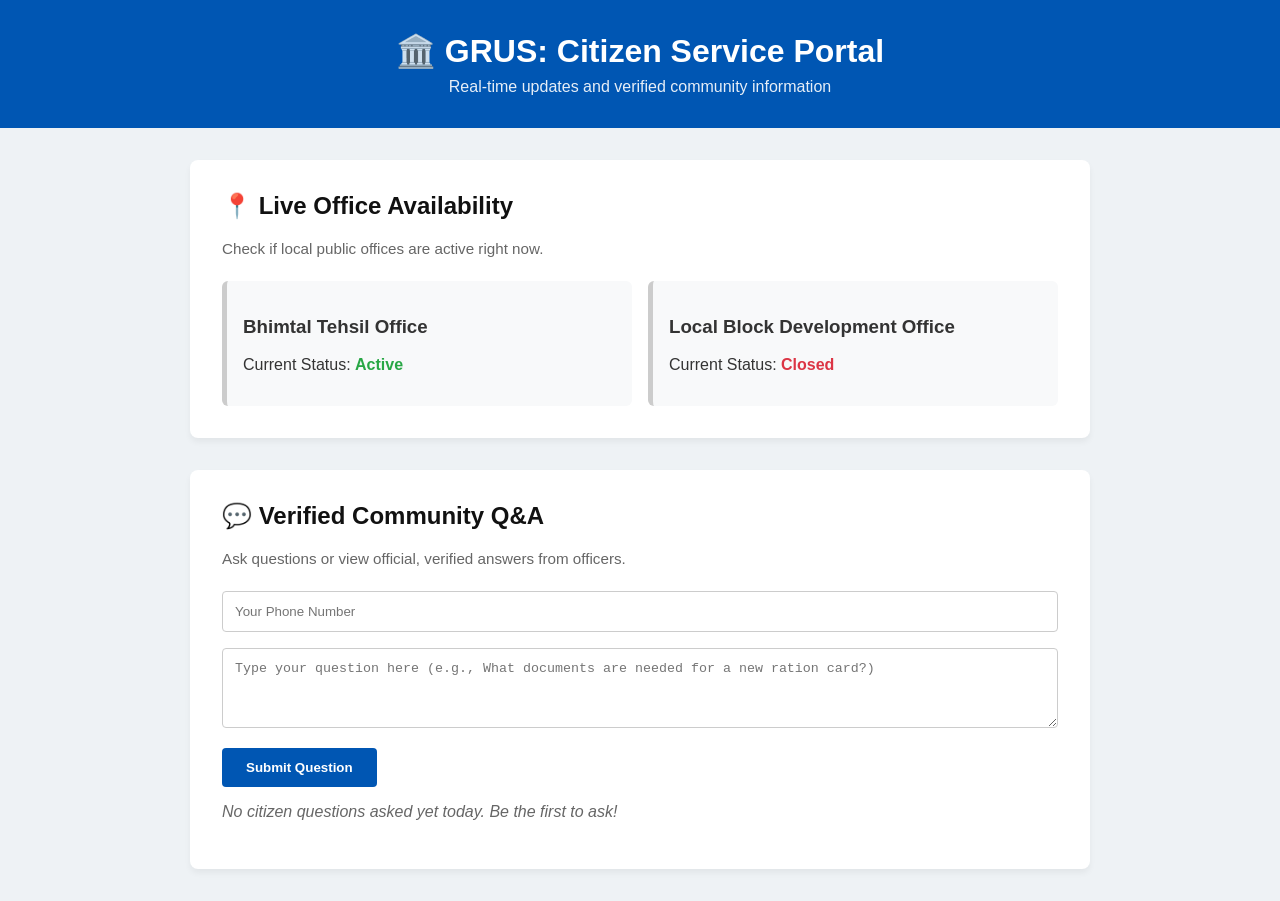
<file: index.html>
<!DOCTYPE html>
<html lang="en">
<head>
    <meta charset="UTF-8">
    <meta name="viewport" content="width=device-width, initial-scale=1.0">
    <title>GRUS - Citizen Unified Portal</title>
    <style>
        :root {
            --primary-color: #0056b3;
            --success-color: #28a745;
            --danger-color: #dc3545;
            --dark-bg: #f8f9fa;
            --text-color: #333;
        }
        body {
            font-family: 'Segoe UI', Tahoma, Geneva, Verdana, sans-serif;
            margin: 0;
            padding: 0;
            background-color: #eef2f5;
            color: var(--text-color);
        }
        header {
            background-color: var(--primary-color);
            color: white;
            text-align: center;
            padding: 2rem 1rem;
        }
        header h1 { margin: 0; font-size: 2rem; }
        header p { margin: 0.5rem 0 0 0; opacity: 0.9; }
        .container {
            max-width: 900px;
            margin: 2rem auto;
            padding: 0 1rem;
        }
        .card {
            background: white;
            padding: 2rem;
            border-radius: 8px;
            box-shadow: 0 4px 6px rgba(0,0,0,0.05);
            margin-bottom: 2rem;
        }
        h2 { margin-top: 0; color: #111; }
        .subtitle { color: #666; margin-bottom: 1.5rem; font-size: 0.95rem; }
        .grid-container {
            display: grid;
            grid-template-columns: repeat(auto-fit, minmax(250px, 1fr));
            gap: 1rem;
        }
        .office-card {
            padding: 1rem;
            border-radius: 6px;
            border-left: 5px solid #ccc;
            background: var(--dark-bg);
        }
        .status-active { border-left-color: var(--success-color); color: var(--success-color); font-weight: bold;}
        .status-closed { border-left-color: var(--danger-color); color: var(--danger-color); font-weight: bold;}
        .form-group { margin-bottom: 1rem; }
        input, textarea {
            width: 100%;
            padding: 0.75rem;
            border: 1px solid #ccc;
            border-radius: 4px;
            box-sizing: border-box;
        }
        textarea { height: 80px; resize: vertical; }
        button {
            background-color: var(--primary-color);
            color: white;
            border: none;
            padding: 0.75rem 1.5rem;
            border-radius: 4px;
            cursor: pointer;
            font-weight: bold;
        }
        button:hover { background-color: #004085; }
        .qa-item {
            border-bottom: 1px solid #eee;
            padding: 1rem 0;
        }
        .qa-question { font-weight: bold; margin-bottom: 0.5rem; }
        .qa-answer { background: #f0f7ff; padding: 0.75rem; border-radius: 4px; border-left: 3px solid var(--primary-color); }
    </style>
</head>
<body>
    <header>
        <h1>🏛️ GRUS: Citizen Service Portal</h1>
        <p>Real-time updates and verified community information</p>
    </header>

    <main class="container">
        <section class="card">
            <h2>📍 Live Office Availability</h2>
            <p class="subtitle">Check if local public offices are active right now.</p>
            <div id="office-list" class="grid-container">
                <p class="loading">Loading live office statuses...</p>
            </div>
        </section>

        <section class="card">
            <h2>💬 Verified Community Q&A</h2>
            <p class="subtitle">Ask questions or view official, verified answers from officers.</p>
            
            <form id="qa-form">
                <div class="form-group">
                    <input type="text" id="phone-input" placeholder="Your Phone Number" required maxlength="15">
                </div>
                <div class="form-group">
                    <textarea id="question-input" placeholder="Type your question here (e.g., What documents are needed for a new ration card?)" required></textarea>
                </div>
                <button type="submit">Submit Question</button>
            </form>

            <div id="qa-feed"></div>
        </section>
    </main>

    <script src="app.js"></script>
</body>
</html>
</file>
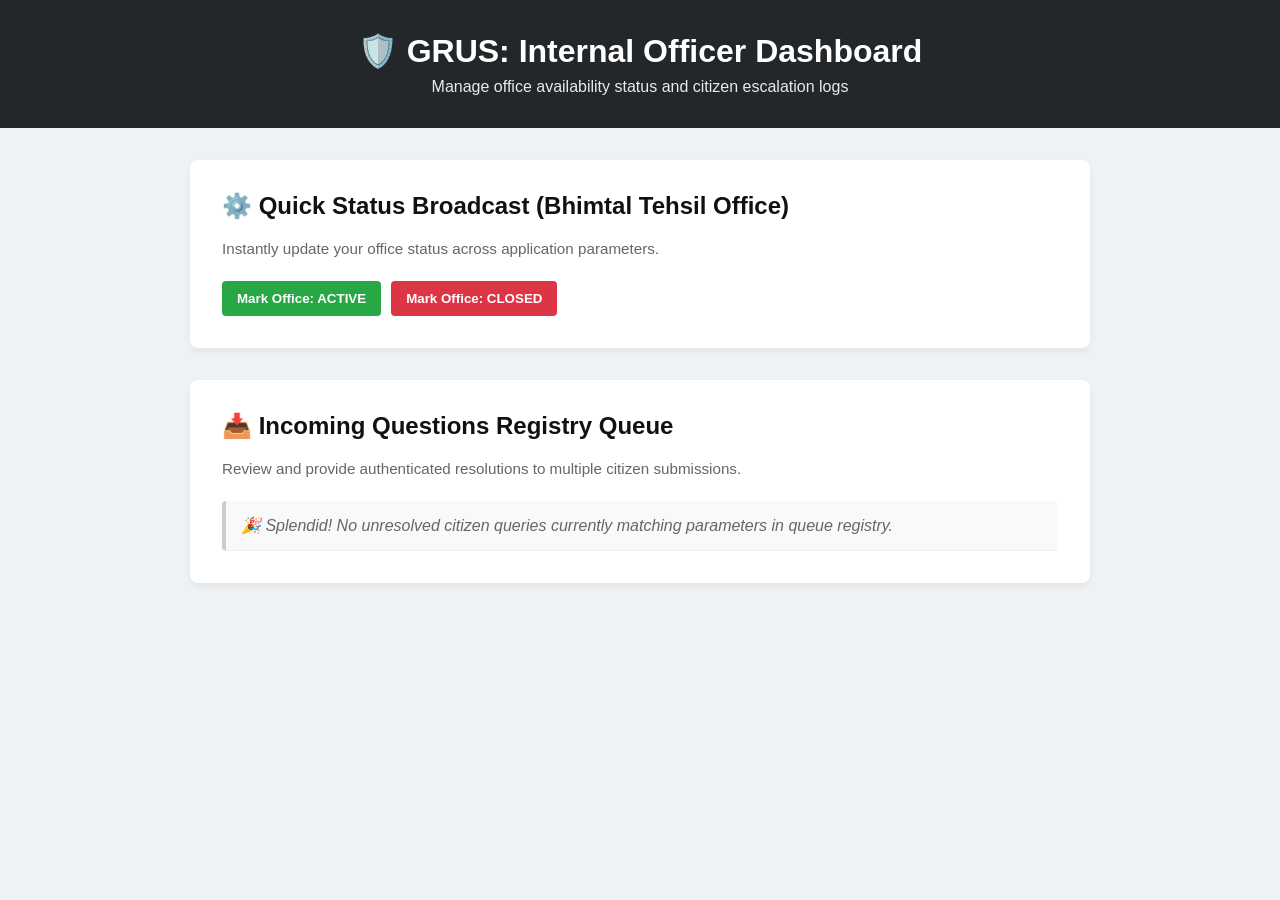
<file: officer.html>
<!DOCTYPE html>
<html lang="en">
<head>
    <meta charset="UTF-8">
    <meta name="viewport" content="width=device-width, initial-scale=1.0">
    <title>GRUS - Officer Portal Dashboard</title>
    <style>
        :root {
            --primary-color: #23272a;
            --success-color: #28a745;
            --danger-color: #dc3545;
            --dark-bg: #f8f9fa;
            --text-color: #333;
        }
        body {
            font-family: 'Segoe UI', Tahoma, Geneva, Verdana, sans-serif;
            margin: 0;
            padding: 0;
            background-color: #eef2f5;
            color: var(--text-color);
        }
        header {
            background-color: var(--primary-color);
            color: white;
            text-align: center;
            padding: 2rem 1rem;
        }
        header h1 { margin: 0; font-size: 2rem; }
        header p { margin: 0.5rem 0 0 0; opacity: 0.9; }
        .container {
            max-width: 900px;
            margin: 2rem auto;
            padding: 0 1rem;
        }
        .card {
            background: white;
            padding: 2rem;
            border-radius: 8px;
            box-shadow: 0 4px 6px rgba(0,0,0,0.05);
            margin-bottom: 2rem;
        }
        h2 { margin-top: 0; color: #111; }
        .subtitle { color: #666; margin-bottom: 1.5rem; font-size: 0.95rem; }
        .qa-item {
            border-bottom: 1px solid #eee;
            padding: 1rem 0;
        }
    </style>
</head>
<body>
    <header>
        <h1>🛡️ GRUS: Internal Officer Dashboard</h1>
        <p>Manage office availability status and citizen escalation logs</p>
    </header>

    <main class="container">
        <section class="card">
            <h2>⚙️ Quick Status Broadcast (Bhimtal Tehsil Office)</h2>
            <p class="subtitle">Instantly update your office status across application parameters.</p>
            <div style="display: flex; gap: 10px;">
                <button onclick="broadcastStatus('Active')" style="background-color: #28a745; color: white; padding: 10px 15px; border: none; border-radius: 4px; font-weight: bold; cursor: pointer;">Mark Office: ACTIVE</button>
                <button onclick="broadcastStatus('Closed')" style="background-color: #dc3545; color: white; padding: 10px 15px; border: none; border-radius: 4px; font-weight: bold; cursor: pointer;">Mark Office: CLOSED</button>
            </div>
        </section>

        <section class="card">
            <h2>📥 Incoming Questions Registry Queue</h2>
            <p class="subtitle">Review and provide authenticated resolutions to multiple citizen submissions.</p>
            <div id="officer-queue">
                <p>Checking database registry rows...</p>
            </div>
        </section>
    </main>

    <script>
        function broadcastStatus(status) {
            localStorage.setItem('status_BhimtalTehsil', status);
            alert(`Broadcasted: Bhimtal Tehsil Office status updated to "${status}" across systems!`);
        }

        // Generate the queue of all submitted questions requiring resolution
        function loadQueue() {
            const queue = document.getElementById('officer-queue');
            if (!queue) return;
            
            // Read index lists from shared global array structure
            const existingQueries = JSON.parse(localStorage.getItem('grus_query_registry')) || [];
            
            // Filters out queries that have already been resolved to keep queue focused
            const openTickets = existingQueries.filter(item => item.answer === null);
            
            if (openTickets.length > 0) {
                queue.innerHTML = ''; // Flush placeholder logs
                
                openTickets.forEach(ticket => {
                    queue.innerHTML += `
                        <div class="qa-item" style="background: #fff8f8; padding: 15px; border-radius: 4px; margin-bottom: 12px; border-left: 4px solid #dc3545;">
                            <p style="margin:0 0 5px 0; font-size:0.85rem; color:#666;"><strong>🎫 Ticket reference:</strong> GRUS-${ticket.id} | Customer contact token: ${ticket.phone}</p>
                            <p style="margin:5px 0 10px 0;"><strong>❓ Query:</strong> "${ticket.text}"</p>
                            <div style="display:flex; gap:10px;">
                                <input type="text" id="response-text-${ticket.id}" placeholder="Type verified resolution response content here..." style="flex:1; padding:8px; border:1px solid #ccc; border-radius:4px;">
                                <button onclick="submitResponse(${ticket.id})" style="background-color: #23272a; padding: 8px 15px; font-size: 0.85rem; border-radius:4px; color:white; border:none; cursor:pointer; font-weight:bold;">Submit</button>
                            </div>
                        </div>
                    `;
                });
            } else {
                queue.innerHTML = `
                    <div class="qa-item" style="background: #f8f9fa; padding: 15px; border-radius: 4px; border-left: 4px solid #ccc;">
                        <p style="margin:0; color:#666;"><em>🎉 Splendid! No unresolved citizen queries currently matching parameters in queue registry.</em></p>
                    </div>
                `;
            }
        }

        // Live Cross-Tab Intercept Handler to sync multiple typed inquiries instantly
        window.addEventListener('storage', (e) => {
            if (e.key === 'grus_query_registry') {
                loadQueue();
            }
        });

        // Map and append responses back to corresponding element rows by referencing unique IDs
        function submitResponse(ticketId) {
            const inputField = document.getElementById(`response-text-${ticketId}`);
            if (!inputField || inputField.value.trim() === "") {
                alert("Please enter a response before submitting.");
                return;
            }

            const existingQueries = JSON.parse(localStorage.getItem('grus_query_registry')) || [];
            
            // Find and match the target ticket array item row object
            const targetTicket = existingQueries.find(item => item.id === ticketId);
            if (targetTicket) {
                targetTicket.answer = inputField.value.trim(); // Apply response string data
            }

            // Write modified changes back to the shared storage model layer
            localStorage.setItem('grus_query_registry', JSON.stringify(existingQueries));
            alert(`Resolution verified and broadcast to public citizen interface pipeline channel successfully!`);
            loadQueue();
        }

        window.onload = loadQueue;
    </script>
</body>
</html>
</file>
